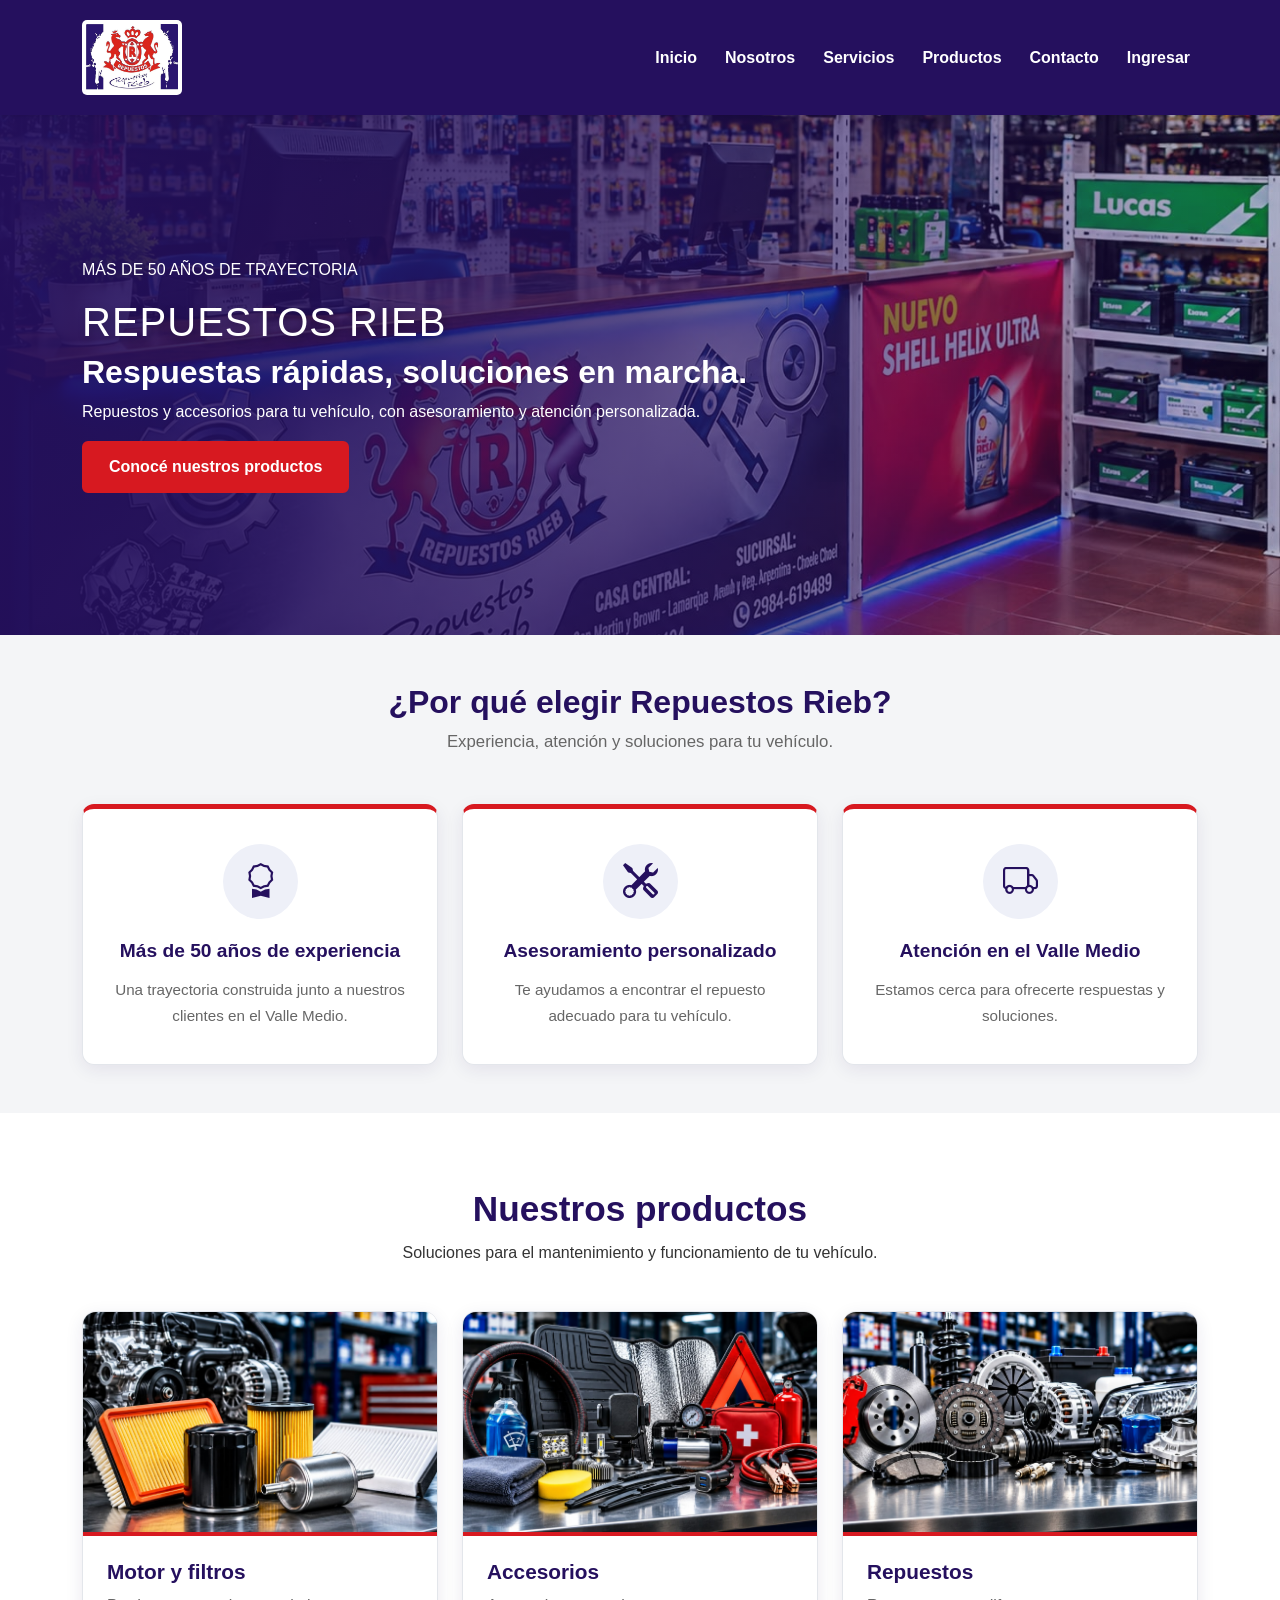
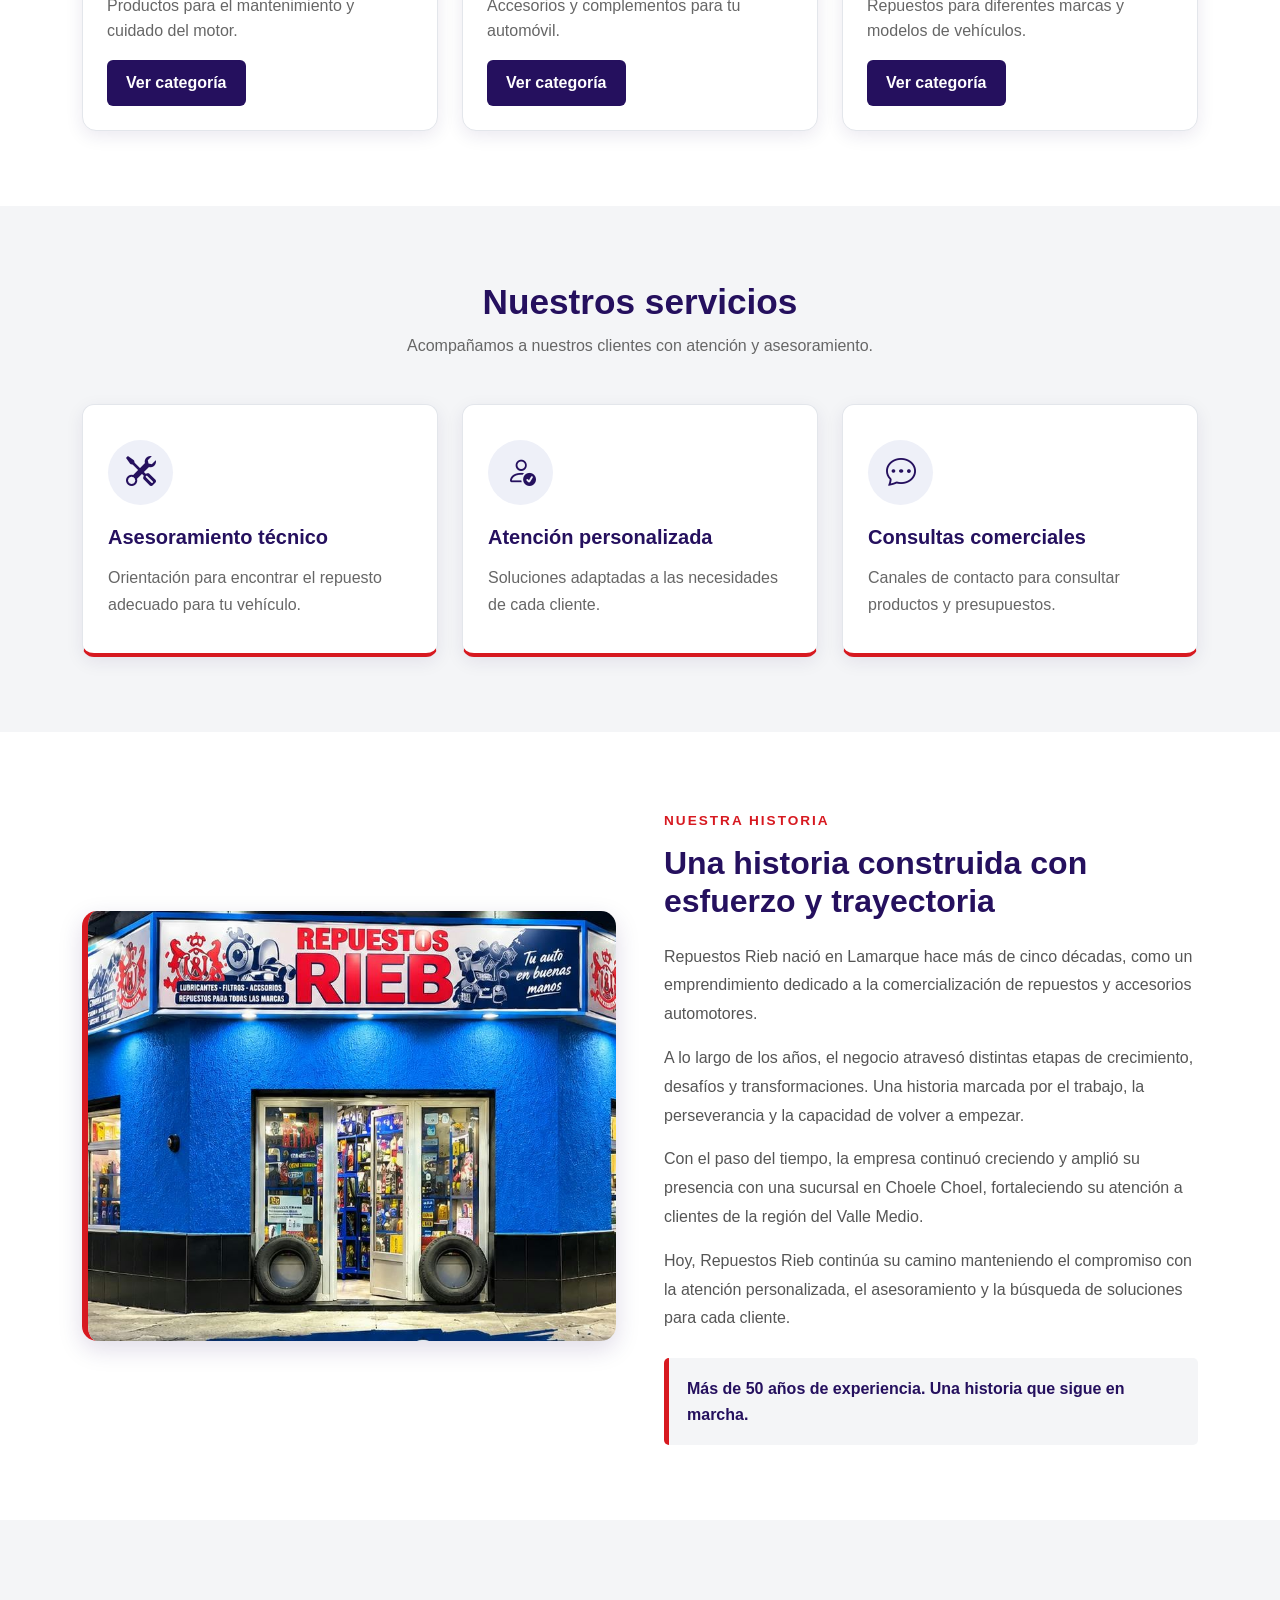
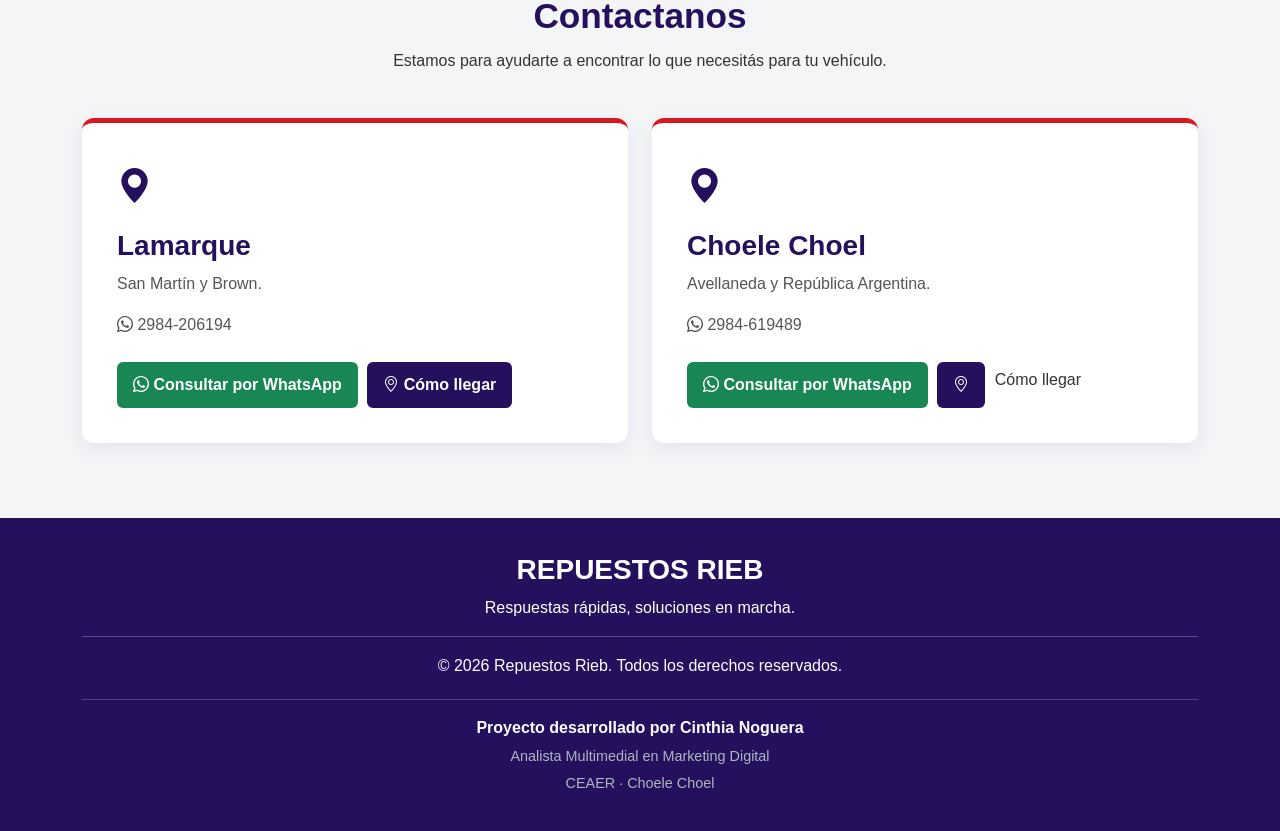
<file: index.html>
<!DOCTYPE html>
<html lang="es">

<head>
    <meta charset="UTF-8">
    <meta name="viewport" content="width=device-width, initial-scale=1.0">

    <title>Repuestos Rieb | Repuestos automotores</title>

    <meta name="description"
        content="Repuestos Rieb. Repuestos y accesorios automotores, asesoramiento técnico y atención personalizada en Lamarque y Choele Choel.">

    <meta name="author" content="Repuestos Rieb">
    <meta name="robots" content="index, follow">

    <!-- Bootstrap CSS -->
    <link href="https://cdn.jsdelivr.net/npm/bootstrap@5.3.3/dist/css/bootstrap.min.css" rel="stylesheet">

    <!-- Bootstrap Icons -->
    <link rel="stylesheet" href="https://cdn.jsdelivr.net/npm/bootstrap-icons@1.11.3/font/bootstrap-icons.min.css">

    <!-- CSS propio -->
    <link rel="stylesheet" href="css/style.css">
</head>

<body>

    <!-- ENCABEZADO Y NAVEGACIÓN -->
    <header>
       <nav class="navbar navbar-expand-lg navbar-dark navbar-rieb shadow-sm">
    <div class="container">

        <a class="navbar-brand" href="index.html">
            <img src="multimedia/logo-rieb.jpg"
                 alt="Logo Repuestos Rieb"
                 class="logo-rieb">
        </a>

        <button class="navbar-toggler"
                type="button"
                data-bs-toggle="collapse"
                data-bs-target="#menuPrincipal"
                aria-controls="menuPrincipal"
                aria-expanded="false"
                aria-label="Abrir menú">
            <span class="navbar-toggler-icon"></span>
        </button>

        <div class="collapse navbar-collapse" id="menuPrincipal">
            <ul class="navbar-nav ms-auto">

                <li class="nav-item">
                    <a class="nav-link active" href="index.html">Inicio</a>
                </li>

                <li class="nav-item">
                    <a class="nav-link" href="nosotros.html">Nosotros</a>
                </li>

                <li class="nav-item">
                    <a class="nav-link" href="servicios.html">Servicios</a>
                </li>

                <li class="nav-item">
                    <a class="nav-link" href="productos.html">Productos</a>
                </li>

                <li class="nav-item">
                    <a class="nav-link" href="contacto.html">Contacto</a>
                </li>

                <li class="nav-item">
                    <a class="nav-link" href="login.html" id="enlaceSesion">Ingresar</a>
                </li>

            </ul>
        </div>

    </div>
</nav>
    </header>


    <!-- CONTENIDO PRINCIPAL -->
    <main>

        <!-- INICIO / BANNER PRINCIPAL -->
        <section id="inicio" class="hero">

            <div class="container">

                <div class="hero-content">

                    <p class="hero-subtitle">
                        MÁS DE 50 AÑOS DE TRAYECTORIA
                    </p>

                    <h1>
                        REPUESTOS RIEB
                    </h1>

                    <h2>
                        Respuestas rápidas, soluciones en marcha.
                    </h2>

                    <p>
                        Repuestos y accesorios para tu vehículo,
                        con asesoramiento y atención personalizada.
                    </p>

                    <a href="productos.html" class="btn btn-rieb">
                        Conocé nuestros productos
                    </a>

                </div>

            </div>
        </section>


        <!-- BENEFICIOS DE REPUESTOS RIEB -->
        <section class="beneficios py-5">

            <div class="container">

                <div class="text-center mb-5">

                    <h2>¿Por qué elegir Repuestos Rieb?</h2>

                    <p>
                        Experiencia, atención y soluciones para tu vehículo.
                    </p>

                </div>

                <div class="row g-4">

                    <!-- BENEFICIO 1 -->
                    <div class="col-md-4">

                        <div class="beneficio-card">

                            <div class="beneficio-icono">
                                <i class="bi bi-award"></i>
                            </div>

                            <h3>Más de 50 años de experiencia</h3>

                            <p>
                                Una trayectoria construida junto a nuestros
                                clientes en el Valle Medio.
                            </p>

                        </div>

                    </div>


                    <!-- BENEFICIO 2 -->
                    <div class="col-md-4">

                        <div class="beneficio-card">

                            <div class="beneficio-icono">
                                <i class="bi bi-tools"></i>
                            </div>

                            <h3>Asesoramiento personalizado</h3>

                            <p>
                                Te ayudamos a encontrar el repuesto
                                adecuado para tu vehículo.
                            </p>

                        </div>

                    </div>


                    <!-- BENEFICIO 3 -->
                    <div class="col-md-4">

                        <div class="beneficio-card">

                            <div class="beneficio-icono">
                                <i class="bi bi-truck"></i>
                            </div>

                            <h3>Atención en el Valle Medio</h3>

                            <p>
                                Estamos cerca para ofrecerte respuestas
                                y soluciones.
                            </p>

                        </div>

                    </div>

                </div>

            </div>

        </section>


        <!-- PRODUCTOS -->
        <section id="productos" class="section-padding productos-section">

            <div class="container">

                <div class="section-title">
                    <h2>Nuestros productos</h2>
                    <p>
                        Soluciones para el mantenimiento y
                        funcionamiento de tu vehículo.
                    </p>
                </div>

                <div class="row g-4">

                    <!-- MOTOR Y FILTROS -->
                    <div class="col-md-4">
                        <article class="producto-card">

                            <img src="multimedia//motor-filtros.jpg" alt="Productos para motor y filtros"
                                class="producto-imagen">

                            <div class="producto-contenido">
                                <h3>Motor y filtros</h3>
                                <p>
                                    Productos para el mantenimiento
                                    y cuidado del motor.
                                </p>
                                <a href="productos.html" class="btn btn-producto">
                                    Ver categoría
                                </a>
                            </div>

                        </article>
                    </div>

                    <!-- ACCESORIOS -->
                    <div class="col-md-4">
                        <article class="producto-card">

                            <img src="multimedia/accesorios.jpg" alt="Accesorios para automóviles"
                                class="producto-imagen">

                            <div class="producto-contenido">
                                <h3>Accesorios</h3>
                                <p>
                                    Accesorios y complementos
                                    para tu automóvil.
                                </p>
                                <a href="productos.html" class="btn btn-producto">
                                    Ver categoría
                                </a>
                            </div>

                        </article>
                    </div>

                    <!-- REPUESTOS -->
                    <div class="col-md-4">
                        <article class="producto-card">

                            <img src="multimedia/repuestos.jpg" alt="Repuestos y componentes automotores"
                                class="producto-imagen">

                            <div class="producto-contenido">
                                <h3>Repuestos</h3>
                                <p>
                                    Repuestos para diferentes marcas
                                    y modelos de vehículos.
                                </p>
                                <a href="productos.html" class="btn btn-producto">
                                    Ver categoría
                                </a>
                            </div>

                        </article>
                    </div>

                </div>
            </div>

        </section>

        <!-- SERVICIOS -->
        <section id="servicios" class="section-padding services-section">

            <div class="container">

                <div class="section-title">

                    <h2>Nuestros servicios</h2>

                    <p>
                        Acompañamos a nuestros clientes
                        con atención y asesoramiento.
                    </p>

                </div>
                <div class="row g-4">

                    <div class="col-md-4">
                        <div class="service-card">
                            <div class="service-icono">
                                <i class="bi bi-tools"></i>
                            </div>
                            <h3>Asesoramiento técnico</h3>
                            <p>
                                Orientación para encontrar el repuesto
                                adecuado para tu vehículo.
                            </p>
                        </div>
                    </div>

                    <div class="col-md-4">
                        <div class="service-card">
                            <div class="service-icono">
                                <i class="bi bi-person-check"></i>
                            </div>
                            <h3>Atención personalizada</h3>
                            <p>
                                Soluciones adaptadas a las
                                necesidades de cada cliente.
                            </p>
                        </div>
                    </div>

                    <div class="col-md-4">
                        <div class="service-card">
                            <div class="service-icono">
                                <i class="bi bi-chat-dots"></i>
                            </div>
                            <h3>Consultas comerciales</h3>
                            <p>
                                Canales de contacto para consultar
                                productos y presupuestos.
                            </p>
                        </div>
                    </div>

                </div>

        </section>


        <!-- NOSOTROS -->
        <section id="nosotros" class="section-padding nosotros-section">

            <div class="container">

                <div class="row align-items-center g-5">

                    <!-- FOTOGRAFÍA DEL NEGOCIO -->
                    <div class="col-lg-6">

                        <div class="nosotros-imagen">
                            <img src="multimedia/local-rieb.jpg" alt="Interior del local de Repuestos Rieb">
                        </div>

                    </div>

                    <!-- HISTORIA DE LA EMPRESA -->
                    <div class="col-lg-6">

                        <div class="nosotros-contenido">

                            <span class="nosotros-etiqueta">
                                NUESTRA HISTORIA
                            </span>

                            <h2>
                                Una historia construida con esfuerzo y trayectoria
                            </h2>

                            <p>
                                Repuestos Rieb nació en Lamarque hace más de
                                cinco décadas, como un emprendimiento dedicado
                                a la comercialización de repuestos y accesorios
                                automotores.
                            </p>

                            <p>
                                A lo largo de los años, el negocio atravesó
                                distintas etapas de crecimiento, desafíos y
                                transformaciones. Una historia marcada por
                                el trabajo, la perseverancia y la capacidad
                                de volver a empezar.
                            </p>

                            <p>
                                Con el paso del tiempo, la empresa continuó
                                creciendo y amplió su presencia con una
                                sucursal en Choele Choel, fortaleciendo
                                su atención a clientes de la región
                                del Valle Medio.
                            </p>

                            <p>
                                Hoy, Repuestos Rieb continúa su camino
                                manteniendo el compromiso con la atención
                                personalizada, el asesoramiento y la búsqueda
                                de soluciones para cada cliente.
                            </p>

                            <div class="nosotros-destacado">
                                Más de 50 años de experiencia.
                                Una historia que sigue en marcha.
                            </div>

                        </div>

                    </div>

                </div>

            </div>

        </section>


        <!-- CONTACTO -->
        <section id="contacto" class="section-padding contact-section">

            <div class="container">

                <div class="section-title">
                    <h2>Contactanos</h2>
                    <p>
                        Estamos para ayudarte a encontrar
                        lo que necesitás para tu vehículo.
                    </p>
                </div>

                <div class="row g-4">

                    <!-- SUCURSAL LAMARQUE -->
                    <div class="col-md-6">
                        <div class="contact-card">

                            <div class="contact-icono">
                                <i class="bi bi-geo-alt-fill"></i>
                            </div>

                            <h3>Lamarque</h3>

                            <p>San Martín y Brown.</p>

                            <p>
                                <i class="bi bi-whatsapp"></i>
                                2984-206194
                            </p>

                            <a href="https://wa.me/5492984206194" target="_blank" rel="noopener"
                                class="btn btn-whatsapp">
                                <i class="bi bi-whatsapp"></i>
                                Consultar por WhatsApp
                            </a>

                            <a href="https://maps.app.goo.gl/3NW6cR97UgiQQHpn9?g_st=aw" target="_blank" rel="noopener"
                                class="btn btn-maps">
                                <i class="bi bi-geo-alt"></i>
                                Cómo llegar
                            </a>
                            
                            </a>

                        </div>
                    </div>

                    <!-- SUCURSAL CHOELE CHOEL -->
                    <div class="col-md-6">
                        <div class="contact-card">

                            <div class="contact-icono">
                                <i class="bi bi-geo-alt-fill"></i>
                            </div>

                            <h3>Choele Choel</h3>

                            <p>
                                Avellaneda y República Argentina.
                            </p>

                            <p>
                                <i class="bi bi-whatsapp"></i>
                                2984-619489
                            </p>

                            <a href="https://wa.me/5492984619489" target="_blank" rel="noopener"
                                class="btn btn-whatsapp">
                                <i class="bi bi-whatsapp"></i>
                                Consultar por WhatsApp
                            </a>

                            <a href="https://maps.app.goo.gl/Gi2dgzovyqM1jHUo7?g_st=aw" target="_blank" rel="noopener"
                                class="btn btn-maps">
                                <i class="bi bi-geo-alt"></i>
                                
                            </a>
                            Cómo llegar
                            </a>

                        </div>
                    </div>

                </div>

            </div>

        </section>

       <!-- PIE DE PÁGINA -->
<footer class="footer-rieb">
    <div class="container text-center">

        <h3>REPUESTOS RIEB</h3>

        <p>Respuestas rápidas, soluciones en marcha.</p>

        <hr>

        <p>
            &copy; <span id="anio"></span>
            Repuestos Rieb. Todos los derechos reservados.
        </p>

        <div class="footer-autor">
            <p>Proyecto desarrollado por Cinthia Noguera</p>
            <span>Analista Multimedial en Marketing Digital</span>
            <span>CEAER · Choele Choel</span>
        </div>

    </div>
</footer>


        <!-- Bootstrap JS -->
        <script src="https://cdn.jsdelivr.net/npm/bootstrap@5.3.3/dist/js/bootstrap.bundle.min.js">
        </script>

        <!-- JavaScript propio -->
        <script src="js/main.js"></script>

</body>

</html>
</file>
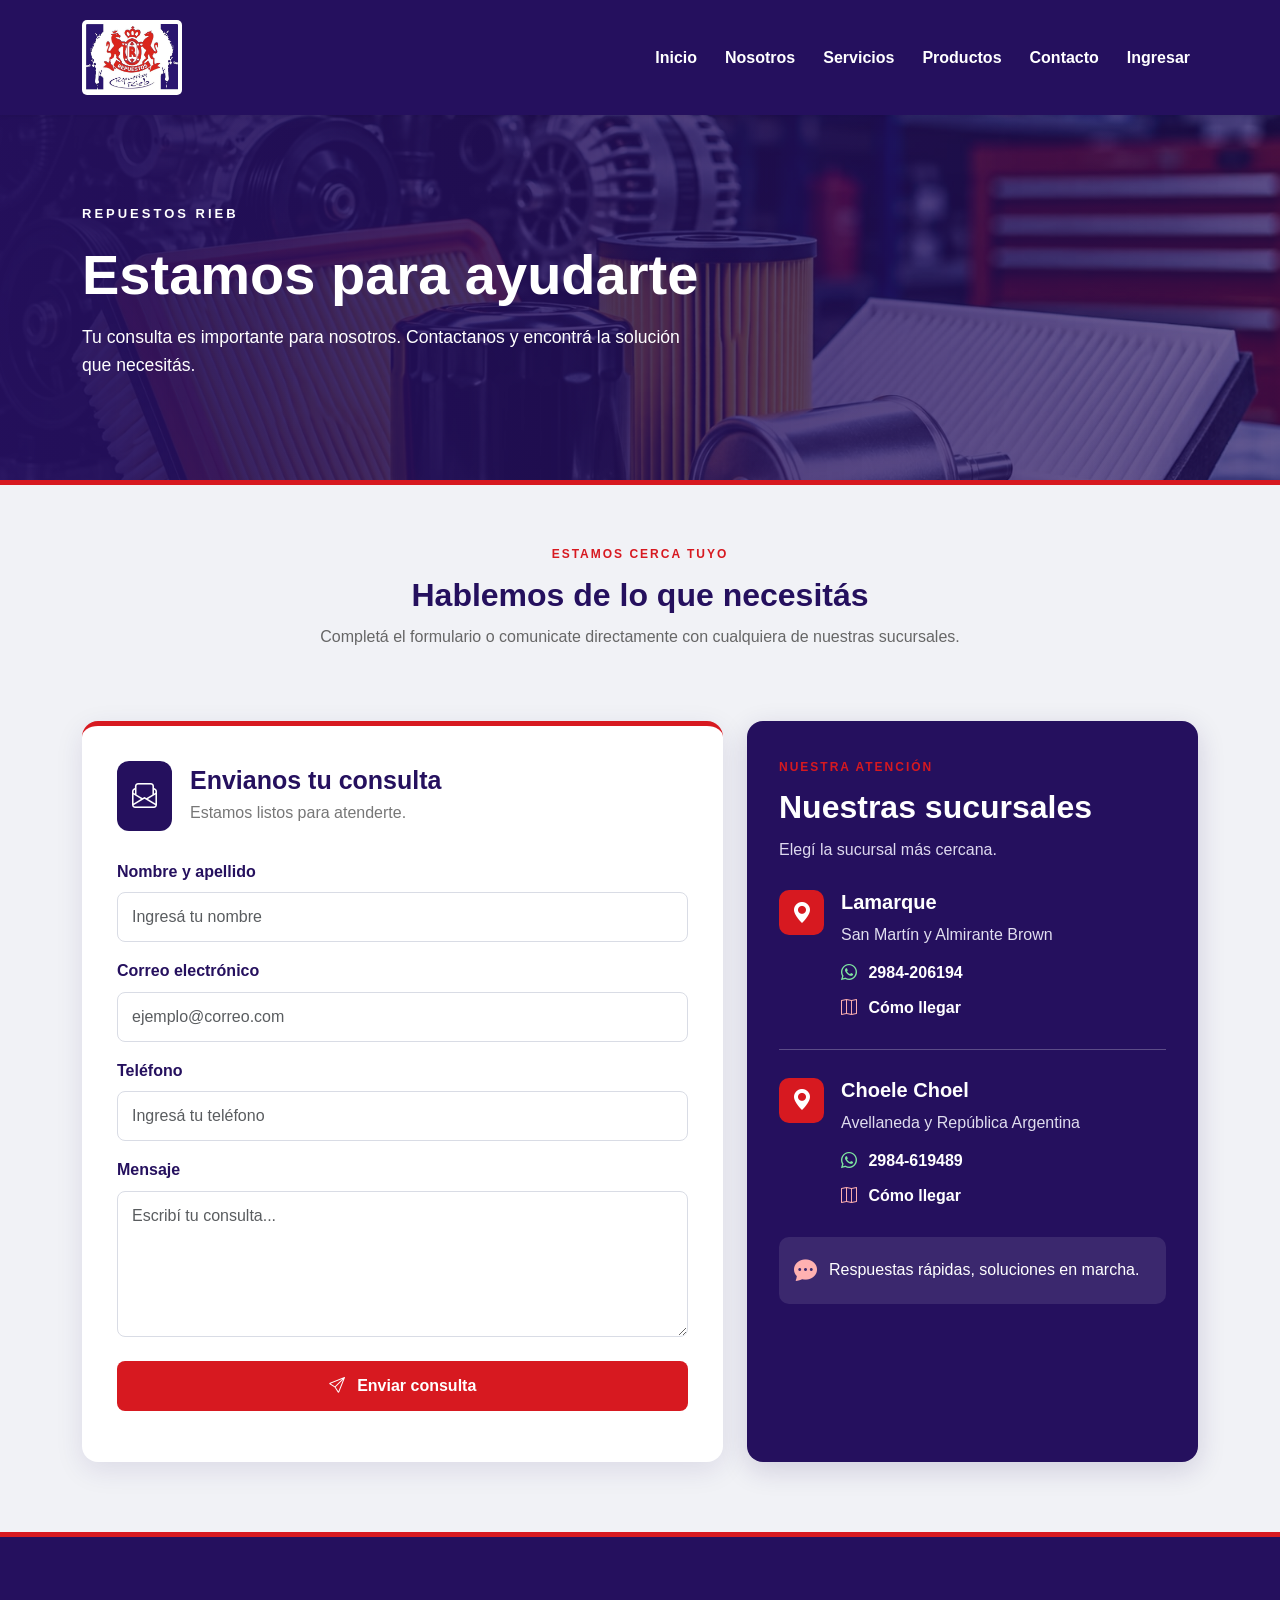
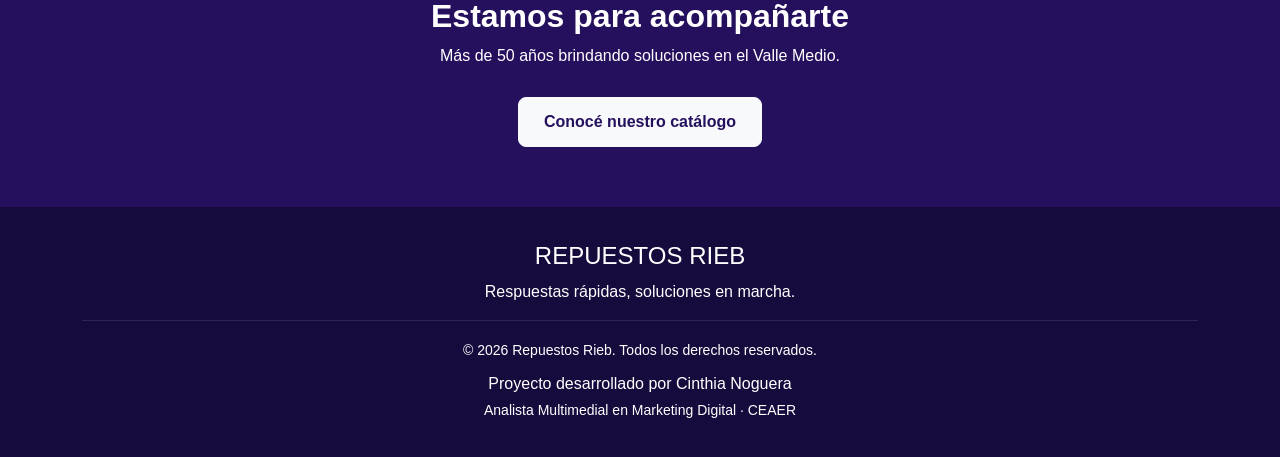
<file: contacto.html>
<!DOCTYPE html>
<html lang="es">
<head>
    <meta charset="UTF-8">
    <meta name="viewport" content="width=device-width, initial-scale=1.0">

    <title>Contacto | Repuestos Rieb</title>

    <link href="https://cdn.jsdelivr.net/npm/bootstrap@5.3.3/dist/css/bootstrap.min.css" rel="stylesheet">
    <link rel="stylesheet" href="https://cdn.jsdelivr.net/npm/bootstrap-icons@1.11.3/font/bootstrap-icons.min.css">
    <link rel="stylesheet" href="css/style.css">
</head>

<body class="pagina-contacto">

<header>
<nav class="navbar navbar-expand-lg navbar-dark navbar-rieb shadow-sm">
    <div class="container">

        <a class="navbar-brand" href="index.html">
            <img src="multimedia/logo-rieb.jpg"
                 alt="Logo Repuestos Rieb"
                 class="logo-rieb">
        </a>

        <button class="navbar-toggler" type="button"
                data-bs-toggle="collapse"
                data-bs-target="#menuPrincipal">
            <span class="navbar-toggler-icon"></span>
        </button>

        <div class="collapse navbar-collapse" id="menuPrincipal">
            <ul class="navbar-nav ms-auto">
                <li class="nav-item">
                    <a class="nav-link" href="index.html">Inicio</a>
                </li>
                <li class="nav-item">
                    <a class="nav-link" href="nosotros.html">Nosotros</a>
                </li>
                <li class="nav-item">
                    <a class="nav-link" href="servicios.html">Servicios</a>
                </li>
                <li class="nav-item">
                    <a class="nav-link" href="productos.html">Productos</a>
                </li>
                <li class="nav-item">
                    <a class="nav-link active" href="contacto.html">Contacto</a>
                </li>
                <li class="nav-item">
                    <a class="nav-link" href="login.html" id="enlaceSesion">Ingresar</a>
                </li>
            </ul>
        </div>

    </div>
</nav>
</header>

<main>

    <!-- BANNER PRINCIPAL -->
    <section class="banner-contacto">
        <div class="container">
            <span class="etiqueta-contacto">REPUESTOS RIEB</span>
            <h1>Estamos para ayudarte</h1>
            <p>
                Tu consulta es importante para nosotros.
                Contactanos y encontrá la solución que necesitás.
            </p>
        </div>
    </section>

    <!-- PRESENTACIÓN -->
    <section class="intro-contacto">
        <div class="container text-center">
            <span>ESTAMOS CERCA TUYO</span>
            <h2>Hablemos de lo que necesitás</h2>
            <p>
                Completá el formulario o comunicate directamente
                con cualquiera de nuestras sucursales.
            </p>
        </div>
    </section>

    <!-- FORMULARIO Y SUCURSALES -->
    <section class="contenido-contacto">
        <div class="container">
            <div class="row g-4">

                <!-- FORMULARIO -->
                <div class="col-lg-7">
                    <div class="card formulario-card h-100">

                        <div class="encabezado-card">
                            <i class="bi bi-envelope-paper"></i>
                            <div>
                                <h2>Envianos tu consulta</h2>
                                <p>Estamos listos para atenderte.</p>
                            </div>
                        </div>

                        <form id="formularioContacto">

                            <div class="mb-3">
                                <label for="nombre" class="form-label">Nombre y apellido</label>
                                <input type="text" class="form-control"
                                       id="nombre" name="nombre"
                                       placeholder="Ingresá tu nombre"
                                       required>
                            </div>

                            <div class="mb-3">
                                <label for="email" class="form-label">Correo electrónico</label>
                                <input type="email" class="form-control"
                                       id="email" name="email"
                                       placeholder="ejemplo@correo.com"
                                       required>
                            </div>

                            <div class="mb-3">
                                <label for="telefono" class="form-label">Teléfono</label>
                                <input type="tel" class="form-control"
                                       id="telefono" name="telefono"
                                       placeholder="Ingresá tu teléfono"
                                       required>
                            </div>

                            <div class="mb-4">
                                <label for="mensaje" class="form-label">Mensaje</label>
                                <textarea class="form-control"
                                          id="mensaje" name="mensaje"
                                          rows="5"
                                          placeholder="Escribí tu consulta..."
                                          required></textarea>
                            </div>

                            <button type="submit" class="btn btn-enviar w-100">
                                <i class="bi bi-send me-2"></i>
                                Enviar consulta
                            </button>

                            <p id="respuestaFormulario"
                               class="mt-3 mb-0"
                               role="status"></p>

                        </form>
                    </div>
                </div>

                <!-- SUCURSALES -->
                <div class="col-lg-5">
                    <div class="sucursales-contacto h-100">

                        <div class="titulo-sucursales">
                            <span>NUESTRA ATENCIÓN</span>
                            <h2>Nuestras sucursales</h2>
                            <p>Elegí la sucursal más cercana.</p>
                        </div>

                        <!-- LAMARQUE -->
                        <div class="sucursal-card">
                            <div class="icono-sucursal">
                                <i class="bi bi-geo-alt-fill"></i>
                            </div>

                            <div>
                                <h3>Lamarque</h3>
                                <p>San Martín y Almirante Brown</p>

                                <a href="https://wa.me/5492984206194"
                                   target="_blank" rel="noopener"
                                   class="enlace-whatsapp">
                                    <i class="bi bi-whatsapp"></i>
                                    2984-206194
                                </a>

                                <a href="https://maps.app.goo.gl/3NW6cR97UgiQQHpn9?g_st=aw"
                                   target="_blank" rel="noopener"
                                   class="enlace-mapa">
                                    <i class="bi bi-map"></i>
                                    Cómo llegar
                                </a>
                            </div>
                        </div>

                        <div class="separador-sucursal"></div>

                        <!-- CHOELE CHOEL -->
                        <div class="sucursal-card">
                            <div class="icono-sucursal">
                                <i class="bi bi-geo-alt-fill"></i>
                            </div>

                            <div>
                                <h3>Choele Choel</h3>
                                <p>Avellaneda y República Argentina</p>

                                <a href="https://wa.me/5492984619489"
                                   target="_blank" rel="noopener"
                                   class="enlace-whatsapp">
                                    <i class="bi bi-whatsapp"></i>
                                    2984-619489
                                </a>

                                <a href="https://maps.app.goo.gl/Gi2dgzovyqM1jHUo7?g_st=aw"
                                   target="_blank" rel="noopener"
                                   class="enlace-mapa">
                                    <i class="bi bi-map"></i>
                                    Cómo llegar
                                </a>
                            </div>
                        </div>

                        <div class="mensaje-sucursales">
                            <i class="bi bi-chat-dots-fill"></i>
                            <p>Respuestas rápidas, soluciones en marcha.</p>
                        </div>

                    </div>
                </div>

            </div>
        </div>
    </section>

    <!-- CIERRE -->
    <section class="cierre-contacto">
        <div class="container text-center">
            <h2>Estamos para acompañarte</h2>
            <p>Más de 50 años brindando soluciones en el Valle Medio.</p>
            <a href="productos.html" class="btn btn-light">
                Conocé nuestro catálogo
            </a>
        </div>
    </section>

</main>

<footer class="footer-contacto text-center">
    <div class="container">
        <h4>REPUESTOS RIEB</h4>
        <p>Respuestas rápidas, soluciones en marcha.</p>
        <hr>
        <small>© 2026 Repuestos Rieb. Todos los derechos reservados.</small>
        <p class="mt-2 mb-0">Proyecto desarrollado por Cinthia Noguera</p>
        <small>Analista Multimedial en Marketing Digital · CEAER</small>
    </div>
</footer>

<script src="https://cdn.jsdelivr.net/npm/bootstrap@5.3.3/dist/js/bootstrap.bundle.min.js"></script>
<script type="module" src="js/formulario.js"></script>

</body>
</html>
</file>
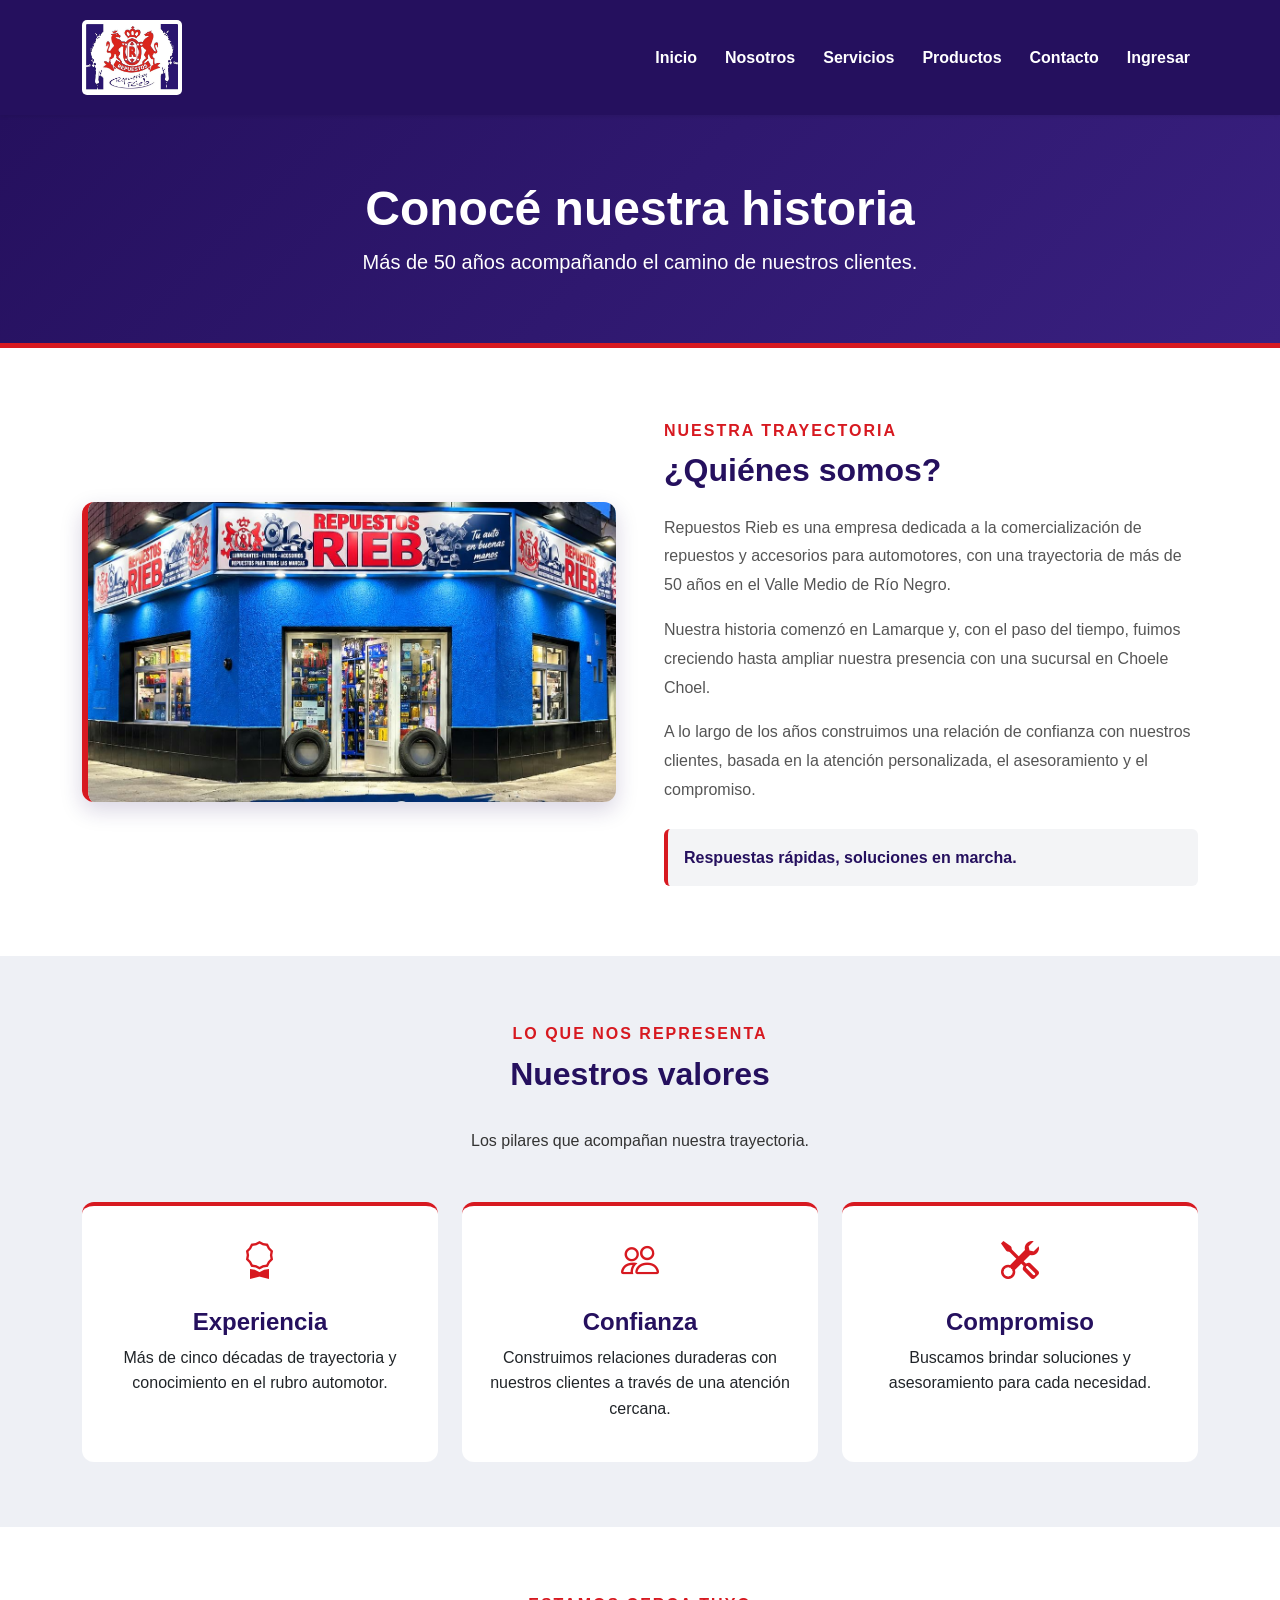
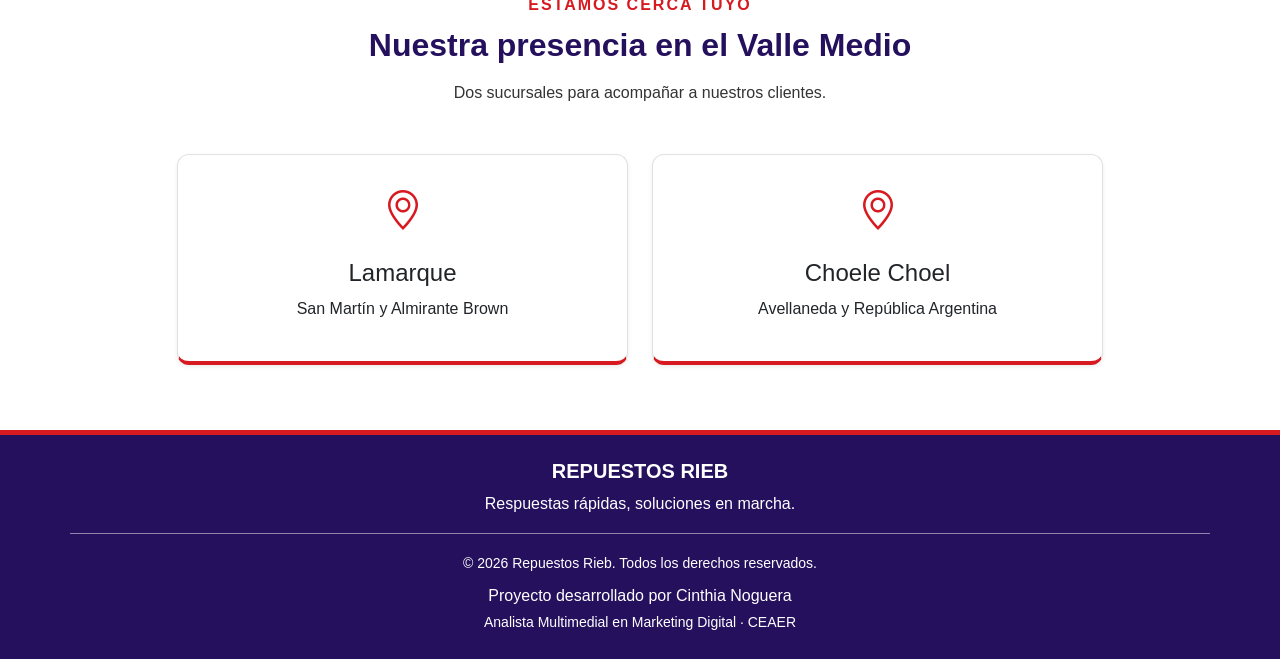
<file: nosotros.html>
<!DOCTYPE html>
<html lang="es">
<head>
    <meta charset="UTF-8">
    <meta name="viewport" content="width=device-width, initial-scale=1.0">
    <title>Nosotros | Repuestos Rieb</title>

    <link href="https://cdn.jsdelivr.net/npm/bootstrap@5.3.3/dist/css/bootstrap.min.css" rel="stylesheet">
    <link href="https://cdn.jsdelivr.net/npm/bootstrap-icons@1.11.3/font/bootstrap-icons.min.css" rel="stylesheet">
    <link rel="stylesheet" href="css/style.css">
</head>

<body class="pagina-nosotros">

<header>
   <nav class="navbar navbar-expand-lg navbar-dark navbar-rieb shadow-sm">
    <div class="container">

        <a class="navbar-brand" href="index.html">
            <img src="multimedia/logo-rieb.jpg"
                 alt="Logo Repuestos Rieb"
                 class="logo-rieb">
        </a>

        <button class="navbar-toggler" type="button"
                data-bs-toggle="collapse"
                data-bs-target="#menuPrincipal"
                aria-controls="menuPrincipal"
                aria-expanded="false"
                aria-label="Abrir menú">
            <span class="navbar-toggler-icon"></span>
        </button>

        <div class="collapse navbar-collapse" id="menuPrincipal">
            <ul class="navbar-nav ms-auto">
                <li class="nav-item">
                    <a class="nav-link" href="index.html">Inicio</a>
                </li>
                <li class="nav-item">
                    <a class="nav-link active" href="nosotros.html">Nosotros</a>
                </li>
                <li class="nav-item">
                    <a class="nav-link" href="servicios.html">Servicios</a>
                </li>
                <li class="nav-item">
                    <a class="nav-link" href="productos.html">Productos</a>
                </li>
                <li class="nav-item">
                    <a class="nav-link" href="contacto.html">Contacto</a>
                </li>
                <li class="nav-item">
                    <a class="nav-link" href="login.html">Ingresar</a>
                </li>
            </ul>
        </div>

    </div>
</nav>
</header>

<main>

    <!-- ENCABEZADO -->
    <section class="hero-nosotros">
        <div class="container">
            <h1 class="display-5 fw-bold">Conocé nuestra historia</h1>
            <p class="lead mb-0">
                Más de 50 años acompañando el camino de nuestros clientes.
            </p>
        </div>
    </section>

    <!-- HISTORIA -->
    <section class="historia-nosotros">
        <div class="container">
            <div class="row align-items-center g-5">

                <div class="col-lg-6">
                    <img src="multimedia/local-rieb.jpg"
                         alt="Local de Repuestos Rieb">
                </div>

                <div class="col-lg-6">
                    <span class="text-uppercase fw-bold"
                          style="color:#D71920; letter-spacing:2px;">
                        Nuestra trayectoria
                    </span>

                    <h2 class="mt-2 mb-4">¿Quiénes somos?</h2>

                    <p>
                        Repuestos Rieb es una empresa dedicada a la
                        comercialización de repuestos y accesorios para
                        automotores, con una trayectoria de más de 50 años
                        en el Valle Medio de Río Negro.
                    </p>

                    <p>
                        Nuestra historia comenzó en Lamarque y, con el paso
                        del tiempo, fuimos creciendo hasta ampliar nuestra
                        presencia con una sucursal en Choele Choel.
                    </p>

                    <p>
                        A lo largo de los años construimos una relación de
                        confianza con nuestros clientes, basada en la atención
                        personalizada, el asesoramiento y el compromiso.
                    </p>

                    <div class="mt-4 p-3 rounded"
                         style="background:#f3f4f6; border-left:4px solid #D71920;">
                        <strong style="color:#25105E;">
                            Respuestas rápidas, soluciones en marcha.
                        </strong>
                    </div>
                </div>

            </div>
        </div>
    </section>

    <!-- VALORES -->
    <section class="valores-nosotros">
        <div class="container">

            <div class="text-center mb-5">
                <span class="text-uppercase fw-bold"
                      style="color:#D71920; letter-spacing:2px;">
                    Lo que nos representa
                </span>
                <h2 class="mt-2">Nuestros valores</h2>
                <p>Los pilares que acompañan nuestra trayectoria.</p>
            </div>

            <div class="row g-4">

                <div class="col-md-4">
                    <div class="card h-100 text-center">
                        <i class="bi bi-award"></i>
                        <h4 class="mt-3">Experiencia</h4>
                        <p>
                            Más de cinco décadas de trayectoria y
                            conocimiento en el rubro automotor.
                        </p>
                    </div>
                </div>

                <div class="col-md-4">
                    <div class="card h-100 text-center">
                        <i class="bi bi-people"></i>
                        <h4 class="mt-3">Confianza</h4>
                        <p>
                            Construimos relaciones duraderas con nuestros
                            clientes a través de una atención cercana.
                        </p>
                    </div>
                </div>

                <div class="col-md-4">
                    <div class="card h-100 text-center">
                        <i class="bi bi-tools"></i>
                        <h4 class="mt-3">Compromiso</h4>
                        <p>
                            Buscamos brindar soluciones y asesoramiento
                            para cada necesidad.
                        </p>
                    </div>
                </div>

            </div>
        </div>
    </section>

    <!-- SUCURSALES -->
    <section class="presencia-nosotros text-center">
        <div class="container">

            <span class="text-uppercase fw-bold"
                  style="color:#D71920; letter-spacing:2px;">
                Estamos cerca tuyo
            </span>

            <h2 class="fw-bold mt-2 mb-3">
                Nuestra presencia en el Valle Medio
            </h2>

            <p class="mb-5">
                Dos sucursales para acompañar a nuestros clientes.
            </p>

            <div class="row justify-content-center g-4">

                <div class="col-md-5">
                    <div class="card h-100 p-4 shadow-sm">
                        <i class="bi bi-geo-alt fs-1"
                           style="color:#D71920;"></i>
                        <h4 class="mt-3">Lamarque</h4>
                        <p>San Martín y Almirante Brown</p>
                    </div>
                </div>

                <div class="col-md-5">
                    <div class="card h-100 p-4 shadow-sm">
                        <i class="bi bi-geo-alt fs-1"
                           style="color:#D71920;"></i>
                        <h4 class="mt-3">Choele Choel</h4>
                        <p>Avellaneda y República Argentina</p>
                    </div>
                </div>

            </div>
        </div>
    </section>

</main>

<!-- PIE DE PÁGINA -->
<footer class="text-center py-4 text-white"
        style="background:#25105E; border-top:5px solid #D71920;">

    <h5 class="fw-bold">REPUESTOS RIEB</h5>
    <p>Respuestas rápidas, soluciones en marcha.</p>

    <hr class="container border-light opacity-50">

    <small>
        © 2026 Repuestos Rieb. Todos los derechos reservados.
    </small>

    <p class="mt-2 mb-0">
        Proyecto desarrollado por Cinthia Noguera
    </p>
    <small>
        Analista Multimedial en Marketing Digital · CEAER
    </small>

</footer>

<script src="https://cdn.jsdelivr.net/npm/bootstrap@5.3.3/dist/js/bootstrap.bundle.min.js"></script>

</body>
</html>
</file>
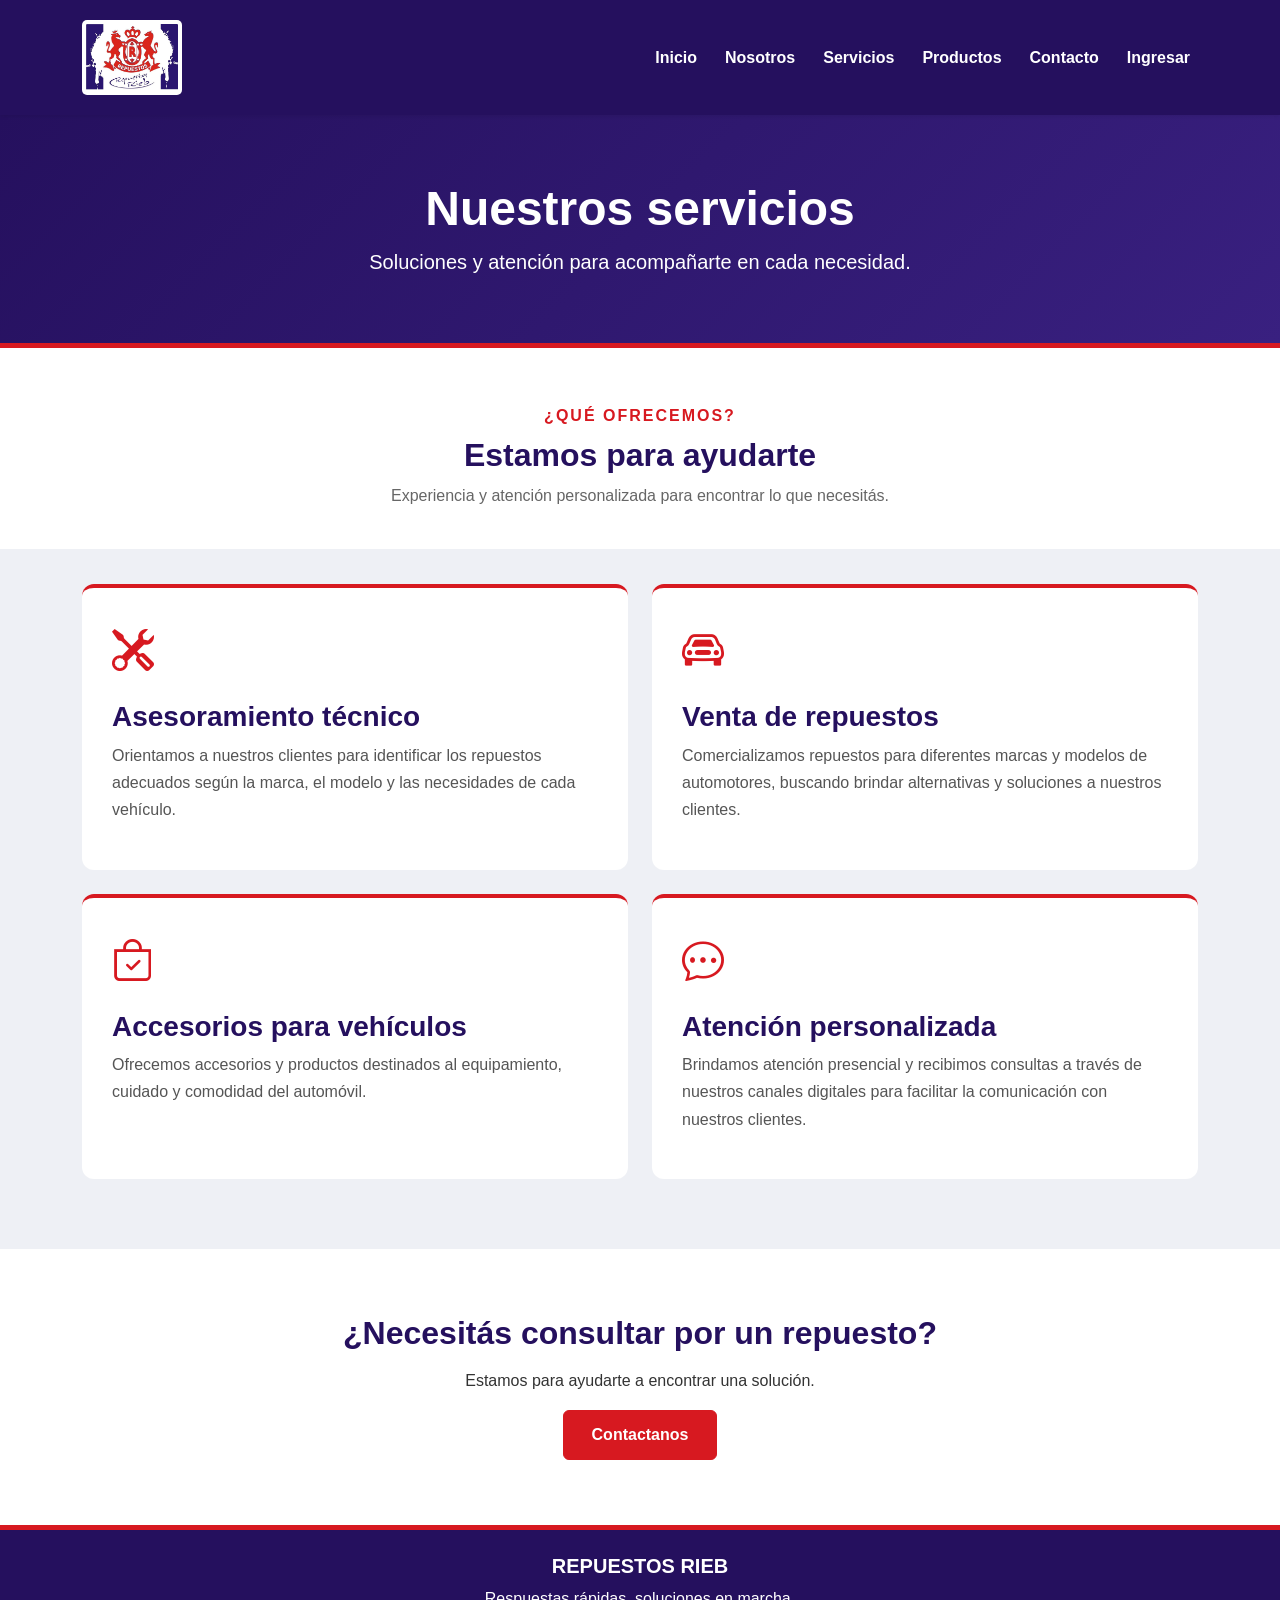
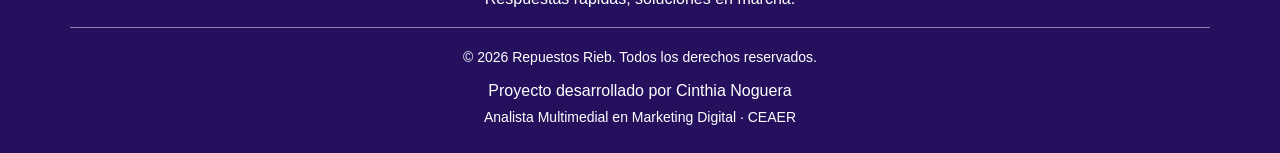
<file: servicios.html>
<!DOCTYPE html>
<html lang="es">
<head>
    <meta charset="UTF-8">
    <meta name="viewport" content="width=device-width, initial-scale=1.0">
    <title>Servicios | Repuestos Rieb</title>

    <link href="https://cdn.jsdelivr.net/npm/bootstrap@5.3.3/dist/css/bootstrap.min.css" rel="stylesheet">
    <link href="https://cdn.jsdelivr.net/npm/bootstrap-icons@1.11.3/font/bootstrap-icons.min.css" rel="stylesheet">
    <link rel="stylesheet" href="css/style.css">
</head>

<body class="pagina-servicios">

<header>
    <nav class="navbar navbar-expand-lg navbar-dark navbar-rieb shadow-sm">
    <div class="container">

        <a class="navbar-brand" href="index.html">
            <img src="multimedia/logo-rieb.jpg"
                 alt="Logo Repuestos Rieb"
                 class="logo-rieb">
        </a>

        <button class="navbar-toggler" type="button"
                data-bs-toggle="collapse"
                data-bs-target="#menuPrincipal">
            <span class="navbar-toggler-icon"></span>
        </button>

        <div class="collapse navbar-collapse" id="menuPrincipal">
            <ul class="navbar-nav ms-auto">
                <li class="nav-item">
                    <a class="nav-link" href="index.html">Inicio</a>
                </li>
                <li class="nav-item">
                    <a class="nav-link active" href="nosotros.html">Nosotros</a>
                </li>
                <li class="nav-item">
                    <a class="nav-link" href="servicios.html">Servicios</a>
                </li>
                <li class="nav-item">
                    <a class="nav-link" href="productos.html">Productos</a>
                </li>
                <li class="nav-item">
                    <a class="nav-link" href="contacto.html">Contacto</a>
                </li>
                <li class="nav-item">
                    <a class="nav-link" href="login.html">Ingresar</a>
                </li>
            </ul>
        </div>

    </div>
</nav>
</header>

<main>

    <section class="hero-servicios">
        <div class="container">
            <h1 class="display-5 fw-bold">Nuestros servicios</h1>
            <p class="lead mb-0">Soluciones y atención para acompañarte en cada necesidad.</p>
        </div>
    </section>

    <section class="intro-servicios">
        <div class="container">
            <span class="text-uppercase fw-bold" style="color:#D71920; letter-spacing:2px;">
                ¿Qué ofrecemos?
            </span>
            <h2 class="mt-2">Estamos para ayudarte</h2>
            <p>Experiencia y atención personalizada para encontrar lo que necesitás.</p>
        </div>
    </section>

    <section class="lista-servicios">
        <div class="container">
            <div class="row g-4">

                <div class="col-md-6">
                    <div class="card">
                        <i class="bi bi-tools"></i>
                        <h3>Asesoramiento técnico</h3>
                        <p>
                            Orientamos a nuestros clientes para identificar los
                            repuestos adecuados según la marca, el modelo y las
                            necesidades de cada vehículo.
                        </p>
                    </div>
                </div>

                <div class="col-md-6">
                    <div class="card">
                        <i class="bi bi-car-front"></i>
                        <h3>Venta de repuestos</h3>
                        <p>
                            Comercializamos repuestos para diferentes marcas y
                            modelos de automotores, buscando brindar alternativas
                            y soluciones a nuestros clientes.
                        </p>
                    </div>
                </div>

                <div class="col-md-6">
                    <div class="card">
                        <i class="bi bi-bag-check"></i>
                        <h3>Accesorios para vehículos</h3>
                        <p>
                            Ofrecemos accesorios y productos destinados al
                            equipamiento, cuidado y comodidad del automóvil.
                        </p>
                    </div>
                </div>

                <div class="col-md-6">
                    <div class="card">
                        <i class="bi bi-chat-dots"></i>
                        <h3>Atención personalizada</h3>
                        <p>
                            Brindamos atención presencial y recibimos consultas
                            a través de nuestros canales digitales para facilitar
                            la comunicación con nuestros clientes.
                        </p>
                    </div>
                </div>

            </div>
        </div>
    </section>

    <section class="consulta-servicios">
        <div class="container">
            <h2>¿Necesitás consultar por un repuesto?</h2>
            <p class="my-3">Estamos para ayudarte a encontrar una solución.</p>
            <a href="contacto.html" class="btn">Contactanos</a>
        </div>
    </section>

</main>

<footer class="text-center py-4 text-white"
        style="background:#25105E; border-top:5px solid #D71920;">
    <h5 class="fw-bold">REPUESTOS RIEB</h5>
    <p>Respuestas rápidas, soluciones en marcha.</p>
    <hr class="container border-light opacity-50">
    <small>© 2026 Repuestos Rieb. Todos los derechos reservados.</small>
    <p class="mt-2 mb-0">Proyecto desarrollado por Cinthia Noguera</p>
    <small>Analista Multimedial en Marketing Digital · CEAER</small>
</footer>

<script src="https://cdn.jsdelivr.net/npm/bootstrap@5.3.3/dist/js/bootstrap.bundle.min.js"></script>
</body>
</html>
</file>
<file: css/style.css>
/* =====================================
   REPUESTOS RIEB - ESTILOS GENERALES
===================================== */

:root {
    --azul-rieb: #25105E;
    --rojo-rieb: #D71920;
    --plateado-rieb: #AEB6C0;
    --blanco: #FFFFFF;
    --gris-claro: #F4F5F7;
    --gris-oscuro: #333333;
}

* {
    margin: 0;
    padding: 0;
    box-sizing: border-box;
}

body {
    font-family: Arial, Helvetica, sans-serif;
    color: var(--gris-oscuro);
    background-color: var(--blanco);
    line-height: 1.6;
}

/* NAVEGACIÓN */

.navbar-rieb {
    background-color: var(--azul-rieb);
    padding: 15px 0;
}

.navbar-brand {
    color: var(--blanco) !important;
    font-size: 1.5rem;
    letter-spacing: 1px;
}

.navbar-brand span {
    color: var(--rojo-rieb);
}

.navbar-rieb .nav-link {
    color: var(--blanco);
    margin-left: 12px;
    transition: color 0.3s;
}

.navbar-rieb .nav-link:hover {
    color: var(--plateado-rieb);
}

/* PORTADA PRINCIPAL */

.hero {
    background:
        linear-gradient(
            90deg,
            rgba(37, 16, 94, 0.94) 0%,
            rgba(37, 16, 94, 0.75) 50%,
            rgba(37, 16, 94, 0.30) 100%
        ),
        url("../multimedia/banner.jpg");

    background-size: cover;
    background-position: center;
    background-repeat: no-repeat;

    color: var(--blanco);
    padding: 110px 0;
    min-height: 520px;

    display: flex;
    align-items: center;
}

.hero-content {
    max-width: 750px;
    position: relative;
    z-index: 1;
}

/* BOTONES */

.btn-rieb {
    background-color: var(--rojo-rieb);
    color: var(--blanco);
    border: 2px solid var(--rojo-rieb);
    padding: 12px 25px;
    border-radius: 6px;
    font-weight: bold;
    transition: all 0.3s;
}

.btn-rieb:hover {
    background-color: var(--blanco);
    color: var(--rojo-rieb);
    border-color: var(--blanco);
}

/* SECCIONES */

.section-padding {
    padding: 75px 0;
}

.section-title {
    text-align: center;
    margin-bottom: 45px;
}

.section-title h2 {
    color: var(--azul-rieb);
    font-size: 2.2rem;
    font-weight: bold;
    margin-bottom: 10px;
}

/* PRODUCTOS */

.product-card {
    background-color: var(--gris-claro);
    border-bottom: 4px solid var(--rojo-rieb);
    border-radius: 10px;
    padding: 30px;
    height: 100%;
    transition: transform 0.3s, box-shadow 0.3s;
}

.product-card:hover {
    transform: translateY(-6px);
    box-shadow: 0 8px 20px rgba(0, 0, 0, 0.12);
}

.product-icon {
    font-size: 2.5rem;
    margin-bottom: 15px;
}

.product-card h3 {
    color: var(--azul-rieb);
    font-size: 1.4rem;
    font-weight: bold;
}

/* SERVICIOS */

.services-section {
    background-color: var(--gris-claro);
}

.service-card {
    background-color: var(--blanco);
    padding: 30px;
    border-radius: 10px;
    height: 100%;
    border-left: 4px solid var(--azul-rieb);
}

.service-card h3 {
    color: var(--azul-rieb);
    font-size: 1.3rem;
    font-weight: bold;
}

/* NOSOTROS */

.about-content {
    max-width: 850px;
    margin: auto;
    text-align: center;
}

.about-content h2 {
    color: var(--azul-rieb);
    font-size: 2rem;
    margin-bottom: 20px;
}

/* CONTACTO */

.contact-section {
    background-color: var(--gris-claro);
}

.contact-card {
    background-color: var(--blanco);
    padding: 30px;
    border-radius: 10px;
    height: 100%;
    border-top: 4px solid var(--rojo-rieb);
}

.contact-card h3 {
    color: var(--azul-rieb);
    font-weight: bold;
}

/* PIE DE PÁGINA */

.footer-rieb {
    background-color: var(--azul-rieb);
    color: var(--blanco);
    padding: 35px 0;
}

.footer-rieb h3 {
    font-weight: bold;
}

.footer-rieb p {
    margin-bottom: 8px;
}

/* DISEÑO RESPONSIVE */

@media (max-width: 768px) {

    .hero {
        padding: 65px 0;
        min-height: auto;
    }

    
        .hero h1 {
    font-size: clamp(2rem, 4vw, 3.5rem);
    font-weight: 800;
    margin-bottom: 15px;
    line-height: 1.2;
    overflow-wrap: break-word;
}
    

    .hero h2 {
        font-size: 1.5rem;
    }

    .section-padding {
        padding: 50px 0;
    }

    .section-title h2 {
        font-size: 1.8rem;
    }

    .navbar-rieb .nav-link {
        margin-left: 0;
        padding: 10px 0;
    }
}

/* LOGO INSTITUCIONAL */

.logo-rieb {
    height: 75px;
    width: auto;
    object-fit: contain;
    background-color: white;
    border-radius: 5px;
    padding: 4px;
}

.navbar-rieb {
    min-height: 100px;
}

.navbar-rieb .nav-link {
    font-weight: 600;
    padding: 10px 12px;
}
/* MEJORAS DE PORTADA */

.hero h1 {
    line-height: 1.15;
    letter-spacing: 1px;
    text-shadow: 2px 3px 8px rgba(0,0,0,0.25);
}

.hero h2 {
    font-weight: 600;
}

.hero-subtitle {
    text-transform: uppercase;
}

/* ADAPTACIÓN A CELULARES */

@media (max-width: 768px) {
    .hero {
        background-position: center;
        padding: 75px 0;
        min-height: 430px;
    }

    .hero-content {
        max-width: 100%;
    }
}
/* SECCION DE BENEFICIOS */

.beneficios {
    background-color: #F4F5F7;
    padding: 70px 0;
}

.beneficios h2 {
    color: var(--azul-rieb);
    font-size: 2rem;
    font-weight: bold;
}

.beneficios h3 {
    color: var(--azul-rieb);
    font-size: 1.2rem;
    font-weight: bold;
    margin: 15px 0;
}

.beneficio-card {
    background-color: white;
    padding: 30px 20px;
    border-radius: 12px;
    text-align: center;
    height: 100%;
    box-shadow: 0 3px 12px rgba(0,0,0,0.08);
    transition: transform 0.3s;
}

.beneficio-card:hover {
    transform: translateY(-5px);
}

.beneficio-icono {
    color: var(--rojo-rieb);
    font-size: 40px;
}
/* TARJETAS DE BENEFICIOS - IDENTIDAD RIEB */

.beneficios {
    background-color: #F4F5F7;
    padding: 75px 0;
}

.beneficios h2 {
    color: var(--azul-rieb);
    font-size: 2rem;
    font-weight: 700;
}

.beneficios .text-center > p {
    color: #666666;
    font-size: 1.05rem;
}

.beneficio-card {
    position: relative;
    overflow: hidden;
    background-color: #FFFFFF;
    padding: 35px 25px;
    border-radius: 12px;
    border: 1px solid #E3E6EB;
    border-top: 5px solid var(--rojo-rieb);
    text-align: center;
    height: 100%;
    box-shadow: 0 5px 18px rgba(37, 16, 94, 0.08);
    transition: transform 0.3s ease, box-shadow 0.3s ease;
}

.beneficio-card:hover {
    transform: translateY(-7px);
    box-shadow: 0 12px 25px rgba(37, 16, 94, 0.15);
}

.beneficio-icono {
    width: 75px;
    height: 75px;
    margin: 0 auto 20px;
    display: flex;
    align-items: center;
    justify-content: center;
    background-color: #EEF0F8;
    color: var(--azul-rieb);
    border-radius: 50%;
    font-size: 35px;
    transition: background-color 0.3s ease, color 0.3s ease;
}

.beneficio-card:hover .beneficio-icono {
    background-color: var(--azul-rieb);
    color: #FFFFFF;
}

.beneficio-card h3 {
    color: var(--azul-rieb);
    font-size: 1.2rem;
    font-weight: 700;
    margin-bottom: 15px;
}

.beneficio-card p {
    color: #666666;
    font-size: 0.95rem;
    line-height: 1.7;
    margin-bottom: 0;
}
/* SECCION DE PRODUCTOS */

.productos-section {
    background-color: #FFFFFF;
}

.productos-section .section-title h2 {
    color: var(--azul-rieb);
    font-weight: 700;
}

.producto-card {
    height: 100%;
    overflow: hidden;
    background: #FFFFFF;
    border-radius: 14px;
    border: 1px solid #E3E6EB;
    box-shadow: 0 5px 18px rgba(37, 16, 94, 0.09);
    transition: transform 0.3s ease, box-shadow 0.3s ease;
}

.producto-card:hover {
    transform: translateY(-6px);
    box-shadow: 0 12px 25px rgba(37, 16, 94, 0.16);
}

.producto-imagen {
    width: 100%;
    height: 220px;
    object-fit: cover;
    display: block;
}

.producto-contenido {
    padding: 24px;
    border-top: 4px solid var(--rojo-rieb);
}

.producto-contenido h3 {
    color: var(--azul-rieb);
    font-size: 1.3rem;
    font-weight: 700;
}

.producto-contenido p {
    color: #666666;
    line-height: 1.6;
}

.btn-producto {
    background-color: var(--azul-rieb);
    color: #FFFFFF;
    border-radius: 6px;
    padding: 10px 18px;
    font-weight: 600;
}

.btn-producto:hover {
    background-color: var(--rojo-rieb);
    color: #FFFFFF;
}
/* SECCION DE SERVICIOS */

.services-section {
    background-color: #F4F5F7;
}

.services-section .section-title h2 {
    color: var(--azul-rieb);
    font-weight: 700;
}

.services-section .section-title p {
    color: #666666;
}

.service-card {
    position: relative;
    height: 100%;
    padding: 35px 25px;
    background-color: #FFFFFF;
    border-radius: 12px;
    border: 1px solid #E3E6EB;
    border-bottom: 4px solid var(--rojo-rieb);
    box-shadow: 0 5px 18px rgba(37, 16, 94, 0.08);
    transition: transform 0.3s ease, box-shadow 0.3s ease;
}

.service-card:hover {
    transform: translateY(-6px);
    box-shadow: 0 12px 25px rgba(37, 16, 94, 0.15);
}

.service-card h3 {
    color: var(--azul-rieb);
    font-size: 1.25rem;
    font-weight: 700;
    margin-bottom: 15px;
}

.service-card p {
    color: #666666;
    line-height: 1.7;
    margin-bottom: 0;
}
/* ICONOS DE SERVICIOS */

.service-icono {
    width: 65px;
    height: 65px;
    margin-bottom: 20px;
    display: flex;
    align-items: center;
    justify-content: center;
    background-color: #EEF0F8;
    color: var(--azul-rieb);
    border-radius: 50%;
    font-size: 30px;
    transition: all 0.3s ease;
}

.service-card:hover .service-icono {
    background-color: var(--azul-rieb);
    color: #FFFFFF;
}
/* SECCION NOSOTROS */

.nosotros-section {
    background-color: #FFFFFF;
}

.nosotros-imagen {
    width: 100%;
    height: 430px;
    overflow: hidden;
    border-radius: 15px;
    box-shadow: 0 8px 25px rgba(37, 16, 94, 0.15);
    border-left: 6px solid var(--rojo-rieb);
}

.nosotros-imagen img {
    width: 100%;
    height: 100%;
    object-fit: cover;
}

.nosotros-etiqueta {
    display: inline-block;
    color: var(--rojo-rieb);
    font-weight: 700;
    letter-spacing: 2px;
    font-size: 0.85rem;
    margin-bottom: 12px;
}

.nosotros-contenido h2 {
    color: var(--azul-rieb);
    font-size: 2rem;
    font-weight: 700;
    margin-bottom: 22px;
}

.nosotros-contenido p {
    color: #555555;
    line-height: 1.8;
    margin-bottom: 15px;
}

.nosotros-destacado {
    margin-top: 25px;
    padding: 18px;
    background-color: #F4F5F7;
    border-left: 5px solid var(--rojo-rieb);
    color: var(--azul-rieb);
    font-weight: 700;
    border-radius: 5px;
}

@media (max-width: 768px) {
    .nosotros-imagen {
        height: 300px;
    }

    .nosotros-contenido h2 {
        font-size: 1.7rem;
    }
}
/* CONTACTO Y SUCURSALES */

.contact-section {
    background-color: #F4F5F7;
}

.contact-section .section-title h2 {
    color: var(--azul-rieb);
    font-weight: 700;
}

.contact-card {
    background: #FFFFFF;
    padding: 35px;
    height: 100%;
    border-radius: 12px;
    border-top: 5px solid var(--rojo-rieb);
    box-shadow: 0 5px 18px rgba(37,16,94,0.08);
}

.contact-icono {
    color: var(--azul-rieb);
    font-size: 35px;
    margin-bottom: 15px;
}

.contact-card h3 {
    color: var(--azul-rieb);
    font-weight: 700;
}

.contact-card p {
    color: #555555;
}

.btn-whatsapp,
.btn-maps {
    display: inline-block;
    margin: 8px 5px 0 0;
    padding: 10px 15px;
    border-radius: 6px;
    font-weight: 600;
    text-decoration: none;
}

.btn-whatsapp {
    background-color: #198754;
    color: #FFFFFF;
}

.btn-whatsapp:hover {
    background-color: #146c43;
    color: #FFFFFF;
}

.btn-maps {
    background-color: var(--azul-rieb);
    color: #FFFFFF;
}

.btn-maps:hover {
    background-color: var(--rojo-rieb);
    color: #FFFFFF;
}
/* AUTORIA DEL PROYECTO EN EL FOOTER */

.footer-autor {
    margin-top: 20px;
    padding-top: 15px;
    border-top: 1px solid rgba(255,255,255,0.2);
}

.footer-autor p {
    color: #FFFFFF;
    font-weight: 600;
    margin-bottom: 5px;
}

.footer-autor span {
    display: block;
    color: var(--plateado-rieb);
    font-size: 0.9rem;
    margin-top: 4px;
}
/* CATALOGO DE PRODUCTOS */

.catalogo-encabezado {
    background: linear-gradient(120deg, #25105E, #49327D);
    color: #FFFFFF;
    padding: 65px 0;
}

.catalogo-encabezado span {
    color: #AEB6C0;
    font-weight: 700;
    letter-spacing: 3px;
}

.catalogo-encabezado h1 {
    font-size: 2.8rem;
    font-weight: 700;
    margin: 15px 0;
}

.catalogo-encabezado p {
    font-size: 1.1rem;
}

.catalogo-acceso {
    background-color: #F4F5F7;
    min-height: 400px;
    display: flex;
    align-items: center;
}

.acceso-card {
    max-width: 650px;
    margin: auto;
    padding: 45px 30px;
    background: #FFFFFF;
    border-radius: 15px;
    border-top: 5px solid var(--rojo-rieb);
    box-shadow: 0 8px 25px rgba(37,16,94,0.10);
}

.acceso-icono {
    color: var(--azul-rieb);
    font-size: 45px;
    margin-bottom: 15px;
}

.acceso-card h2 {
    color: var(--azul-rieb);
    font-size: 1.6rem;
    font-weight: 700;
}

.acceso-card p {
    color: #555555;
    margin: 20px 0;
}

@media (max-width: 768px) {
    .catalogo-encabezado h1 {
        font-size: 2rem;
    }

    .acceso-card {
        padding: 30px 20px;
    }
}
/* =================================
   ESTILOS EXCLUSIVOS - NOSOTROS
================================= */

.pagina-nosotros {
    background: #ffffff;
}

.hero-nosotros {
    background: linear-gradient(135deg, #25105E, #392080);
    color: #ffffff;
    padding: 65px 20px;
    text-align: center;
    border-bottom: 5px solid #D71920;
}

.historia-nosotros {
    padding: 70px 0;
    background: #ffffff;
}

.historia-nosotros img {
    width: 100%;
    border-radius: 12px;
    box-shadow: 0 8px 22px rgba(37, 16, 94, 0.18);
    border-left: 6px solid #D71920;
}

.historia-nosotros h2 {
    color: #25105E;
    font-weight: 700;
}

.historia-nosotros p {
    color: #555555;
    line-height: 1.8;
}

.valores-nosotros {
    background: #eef0f5;
    padding: 65px 0;
}

.valores-nosotros h2 {
    color: #25105E;
    font-weight: 700;
    margin-bottom: 35px;
}

.valores-nosotros .card {
    border: none;
    border-top: 4px solid #D71920;
    border-radius: 12px;
    padding: 25px;
    transition: transform 0.3s ease, box-shadow 0.3s ease;
}

.valores-nosotros .card:hover {
    transform: translateY(-6px);
    box-shadow: 0 10px 25px rgba(37, 16, 94, 0.15);
}

.valores-nosotros i {
    color: #D71920;
    font-size: 38px;
}

.valores-nosotros h4 {
    color: #25105E;
    font-weight: 700;
}

.presencia-nosotros {
    background: #ffffff;
    padding: 65px 0;
}

.presencia-nosotros h2 {
    color: #25105E;
}

.presencia-nosotros .card {
    border: 1px solid #e1e1e1;
    border-bottom: 4px solid #D71920;
    border-radius: 12px;
}
/* =================================
   ESTILOS EXCLUSIVOS - SERVICIOS
================================= */

.pagina-servicios {
    background: #ffffff;
}

.hero-servicios {
    background: linear-gradient(135deg, #25105E, #392080);
    color: #ffffff;
    padding: 65px 20px;
    text-align: center;
    border-bottom: 5px solid #D71920;
}

.intro-servicios {
    padding: 55px 0 25px;
    text-align: center;
}

.intro-servicios h2 {
    color: #25105E;
    font-weight: 700;
}

.intro-servicios p {
    color: #666666;
}

.lista-servicios {
    padding: 35px 0 70px;
    background: #eef0f5;
}

.lista-servicios .card {
    height: 100%;
    border: none;
    border-top: 4px solid #D71920;
    border-radius: 12px;
    padding: 30px;
    transition: transform .3s ease, box-shadow .3s ease;
}

.lista-servicios .card:hover {
    transform: translateY(-6px);
    box-shadow: 0 10px 25px rgba(37, 16, 94, .15);
}

.lista-servicios .card i {
    color: #D71920;
    font-size: 42px;
    margin-bottom: 15px;
}

.lista-servicios .card h3 {
    color: #25105E;
    font-weight: 700;
}

.lista-servicios .card p {
    color: #555555;
    line-height: 1.7;
}

.consulta-servicios {
    background: #ffffff;
    padding: 65px 20px;
    text-align: center;
}

.consulta-servicios h2 {
    color: #25105E;
    font-weight: 700;
}

.consulta-servicios .btn {
    background: #D71920;
    border-color: #D71920;
    color: #ffffff;
    padding: 12px 28px;
    font-weight: 600;
}

.consulta-servicios .btn:hover {
    background: #25105E;
    border-color: #25105E;
}
/* =====================================
   DISEÑO DE LA PÁGINA PRODUCTOS
===================================== */

.pagina-productos {
    background: #f1f2f6;
}

/* Banner principal */
.banner-productos {
    min-height: 300px;
    background:
        linear-gradient(90deg, rgba(37,16,94,.95), rgba(37,16,94,.55)),
        url("../multimedia/motor-filtros.jpg") center/cover no-repeat;
    display: flex;
    align-items: center;
    color: #ffffff;
    border-bottom: 5px solid #D71920;
}

.banner-productos h1 {
    font-size: clamp(2rem, 4vw, 3.2rem);
    font-weight: 800;
}

.banner-productos p {
    font-size: 1.1rem;
    max-width: 550px;
}

/* Sección de catálogo */
#catalogoContenido {
    padding: 65px 0;
}

#catalogoContenido h2,
#catalogoContenido h3 {
    color: #25105E;
    font-weight: 700;
}

/* Buscador */
#buscadorProductos {
    border: 2px solid #d9dce5;
    border-radius: 30px;
    padding: 13px 20px;
    margin: 15px 0 30px;
    box-shadow: 0 3px 12px rgba(37,16,94,.06);
}

#buscadorProductos:focus {
    border-color: #25105E;
    box-shadow: 0 0 0 3px rgba(37,16,94,.12);
}

/* Tarjetas dinámicas */
#listaProductos .card {
    border: none;
    border-radius: 14px;
    overflow: hidden;
    background: #ffffff;
    box-shadow: 0 5px 18px rgba(37,16,94,.09);
    transition: transform .3s ease, box-shadow .3s ease;
}

#listaProductos .card:hover {
    transform: translateY(-7px);
    box-shadow: 0 12px 25px rgba(37,16,94,.17);
}

#listaProductos .card-img-top {
    background: #ffffff;
    padding: 15px;
    border-bottom: 1px solid #eeeeee;
}

#listaProductos .card-body {
    padding: 22px;
}

#listaProductos .card-title {
    color: #25105E;
    font-weight: 700;
}

#listaProductos .text-muted {
    color: #D71920 !important;
}

#listaProductos .badge {
    background-color: #25105E !important;
    padding: 9px 12px;
    border-radius: 20px;
}

/* Tarjeta de acceso */
.acceso-card {
    border: none;
    border-top: 5px solid #D71920;
    border-radius: 14px;
    padding: 35px;
    box-shadow: 0 8px 25px rgba(37,16,94,.10);
}

.acceso-card h2,
.acceso-card h3 {
    color: #25105E;
}

.acceso-card .btn {
    background: #D71920;
    border-color: #D71920;
}

.acceso-card .btn:hover {
    background: #25105E;
    border-color: #25105E;
}

@media (max-width: 768px) {
    .banner-productos {
        min-height: 230px;
        text-align: center;
        background-position: center;
    }

    #catalogoContenido {
        padding: 40px 0;
    }

    .acceso-card {
        padding: 25px 18px;
    }
}
/* =====================================
   DISEÑO PROFESIONAL - CONTACTO
===================================== */

.pagina-contacto {
    background: #f1f2f6;
}

/* Banner */
.banner-contacto {
    background:
        linear-gradient(90deg, rgba(37,16,94,.96), rgba(37,16,94,.68)),
        url("../multimedia/motor-filtros.jpg") center/cover no-repeat;
    color: white;
    padding: 85px 20px;
    border-bottom: 5px solid #D71920;
}

.etiqueta-contacto {
    color: #ffffff;
    font-size: 13px;
    font-weight: 800;
    letter-spacing: 3px;
}

.banner-contacto h1 {
    font-size: clamp(2.2rem, 5vw, 3.5rem);
    font-weight: 800;
    margin: 15px 0;
}

.banner-contacto p {
    font-size: 1.1rem;
    max-width: 600px;
}

/* Introducción */
.intro-contacto {
    padding: 55px 15px 30px;
}

.intro-contacto span,
.titulo-sucursales span {
    color: #D71920;
    font-weight: 800;
    font-size: 12px;
    letter-spacing: 2px;
}

.intro-contacto h2 {
    color: #25105E;
    font-weight: 800;
    margin: 10px 0;
}

.intro-contacto p {
    color: #666;
}

/* Contenido */
.contenido-contacto {
    padding: 25px 0 70px;
}

.formulario-card {
    border: none;
    border-radius: 16px;
    padding: 35px;
    box-shadow: 0 8px 28px rgba(37,16,94,.10);
    border-top: 5px solid #D71920;
}

.encabezado-card {
    display: flex;
    align-items: center;
    gap: 18px;
    margin-bottom: 28px;
}

.encabezado-card > i {
    background: #25105E;
    color: white;
    font-size: 25px;
    padding: 15px;
    border-radius: 12px;
}

.encabezado-card h2 {
    color: #25105E;
    font-size: 25px;
    font-weight: 800;
    margin: 0;
}

.encabezado-card p {
    color: #777;
    margin: 5px 0 0;
}

.formulario-card .form-label {
    color: #25105E;
    font-weight: 600;
}

.formulario-card .form-control {
    border: 1px solid #d9dce5;
    border-radius: 8px;
    padding: 12px 14px;
}

.formulario-card .form-control:focus {
    border-color: #25105E;
    box-shadow: 0 0 0 3px rgba(37,16,94,.12);
}

.btn-enviar {
    background: #D71920;
    border: none;
    color: white;
    padding: 13px;
    font-weight: 700;
    border-radius: 8px;
}

.btn-enviar:hover {
    background: #25105E;
    color: white;
}

/* Sucursales */
.sucursales-contacto {
    background: #25105E;
    color: white;
    padding: 32px;
    border-radius: 16px;
    box-shadow: 0 8px 28px rgba(37,16,94,.16);
}

.titulo-sucursales h2 {
    font-weight: 800;
    margin: 10px 0;
}

.titulo-sucursales p {
    color: #ded9ef;
}

.sucursal-card {
    display: flex;
    align-items: flex-start;
    gap: 17px;
    margin: 28px 0;
}

.icono-sucursal {
    background: #D71920;
    color: white;
    min-width: 45px;
    height: 45px;
    border-radius: 10px;
    display: flex;
    align-items: center;
    justify-content: center;
    font-size: 21px;
}

.sucursal-card h3 {
    font-size: 20px;
    font-weight: 700;
}

.sucursal-card p {
    color: #e0ddef;
    margin-bottom: 12px;
}

.enlace-whatsapp,
.enlace-mapa {
    display: block;
    color: white;
    text-decoration: none;
    margin-top: 10px;
    font-weight: 600;
}

.enlace-whatsapp i {
    color: #7ee5a0;
    margin-right: 7px;
}

.enlace-mapa i {
    color: #ffb1b1;
    margin-right: 7px;
}

.enlace-whatsapp:hover,
.enlace-mapa:hover {
    color: #ffb1b1;
    text-decoration: underline;
}

.separador-sucursal {
    height: 1px;
    background: rgba(255,255,255,.25);
}

.mensaje-sucursales {
    background: rgba(255,255,255,.10);
    padding: 15px;
    border-radius: 10px;
    display: flex;
    gap: 12px;
    align-items: center;
    margin-top: 25px;
}

.mensaje-sucursales i {
    color: #ffb1b1;
    font-size: 23px;
}

.mensaje-sucursales p {
    margin: 0;
}

/* Cierre */
.cierre-contacto {
    background: #25105E;
    color: white;
    padding: 60px 20px;
    border-top: 5px solid #D71920;
}

.cierre-contacto h2 {
    font-weight: 800;
}

.cierre-contacto .btn {
    color: #25105E;
    font-weight: 700;
    padding: 12px 25px;
    border-radius: 8px;
    margin-top: 12px;
}

.cierre-contacto .btn:hover {
    background: #D71920;
    color: white;
}

/* Footer */
.footer-contacto {
    background: #160b3d;
    color: white;
    padding: 35px 15px;
}

.footer-contacto hr {
    border-color: rgba(255,255,255,.4);
}

/* Adaptación móvil */
@media (max-width: 768px) {
    .banner-contacto {
        padding: 60px 20px;
        text-align: center;
    }

    .banner-contacto p {
        margin: auto;
    }

    .formulario-card {
        padding: 23px;
    }

    .sucursales-contacto {
        padding: 25px;
    }

    .intro-contacto {
        padding-top: 40px;
    }
}
/* ENCABEZADO DE LOGIN */
.pagina-login .navbar-rieb {
    width: 100%;
    min-height: 100px;
    background-color: var(--azul-rieb);
    padding: 12px 0;
}

.pagina-login .logo-rieb {
    height: 75px;
    width: auto;
    object-fit: contain;
}

.pagina-login .btn-outline-light {
    border: 1px solid #FFFFFF;
    color: #FFFFFF;
    font-weight: 600;
}
/* =====================================
   IDENTIDAD VISUAL - LOGIN
===================================== */

header.pagina-login {
    width: 100%;
    background-color: var(--azul-rieb);
}

.pagina-login .navbar-rieb {
    min-height: 105px;
    padding: 12px 0;
}

.pagina-login .logo-rieb {
    height: 75px;
    width: auto;
}

.marca-login {
    display: flex;
    flex-direction: column;
    line-height: 1.3;
}

.marca-login strong {
    color: #FFFFFF;
    font-size: 1.25rem;
    letter-spacing: 1.5px;
}

.marca-login small {
    color: #D7D2E8;
    font-size: 0.75rem;
}

.pagina-login .btn-outline-light {
    color: #FFFFFF;
    border-color: #FFFFFF;
    font-weight: 600;
}

.pagina-login .btn-outline-light:hover {
    background: #FFFFFF;
    color: var(--azul-rieb);
}

/* BANNER DE ACCESO */

.login-banner {
    display: flex;
    align-items: center;
    min-height: 300px;
    padding: 65px 0;
    color: #FFFFFF;

    background-image:
        linear-gradient(
            90deg,
            rgba(37, 16, 94, 0.88),
            rgba(37, 16, 94, 0.55)
        ),
        url("../multimedia/motor-filtros.jpg");

    background-size: cover;
    background-position: center;
    background-repeat: no-repeat;

    border-bottom: 5px solid #D71920;
}
    padding: 55px 0;
}

.login-banner span {
    color: #D7D2E8;
    font-weight: 700;
    letter-spacing: 3px;
    font-size: .85rem;
}

.login-banner h1 {
    font-size: clamp(2rem, 4vw, 3rem);
    font-weight: 800;
    margin: 12px 0;
}

.login-banner p {
    font-size: 1.05rem;
    max-width: 600px;
}

/* ADAPTACIÓN A CELULARES */

@media (max-width: 576px) {
    .pagina-login .navbar-rieb {
        min-height: 90px;
    }

    .marca-login strong {
        font-size: 1rem;
    }

    .marca-login small {
        font-size: .65rem;
    }

    .pagina-login .logo-rieb {
        height: 58px;
    }

    .login-banner {
        min-height: 230px;
        text-align: center;
    }
}
/* CORRECCION VISUAL DEL BANNER DE LOGIN */

.login-banner {
    display: flex !important;
    align-items: center;
    min-height: 300px;
    padding: 65px 0;
    color: #FFFFFF !important;

    background:
        linear-gradient(
            90deg,
            rgba(37, 16, 94, 0.96),
            rgba(37, 16, 94, 0.65)
        ),
        url("../multimedia/motor-filtros.jpg") center/cover no-repeat !important;

    border-bottom: 5px solid #D71920;
}

.login-banner .container {
    width: 100%;
}

.login-banner span {
    color: #FFFFFF !important;
    font-size: 14px;
    font-weight: 800;
    letter-spacing: 3px;
}

.login-banner h1 {
    color: #FFFFFF !important;
    font-size: clamp(2rem, 4vw, 3rem);
    font-weight: 800;
    margin: 15px 0;
}

.login-banner p {
    color: #FFFFFF !important;
    font-size: 1.1rem;
    max-width: 600px;
}

@media (max-width: 576px) {
    .login-banner {
        min-height: 240px;
        padding: 45px 15px;
        text-align: center;
    }
}

.pagina-login .btn-outline-light:hover {
    background-color: #FFFFFF;
    color: var(--azul-rieb);
}
</file>
